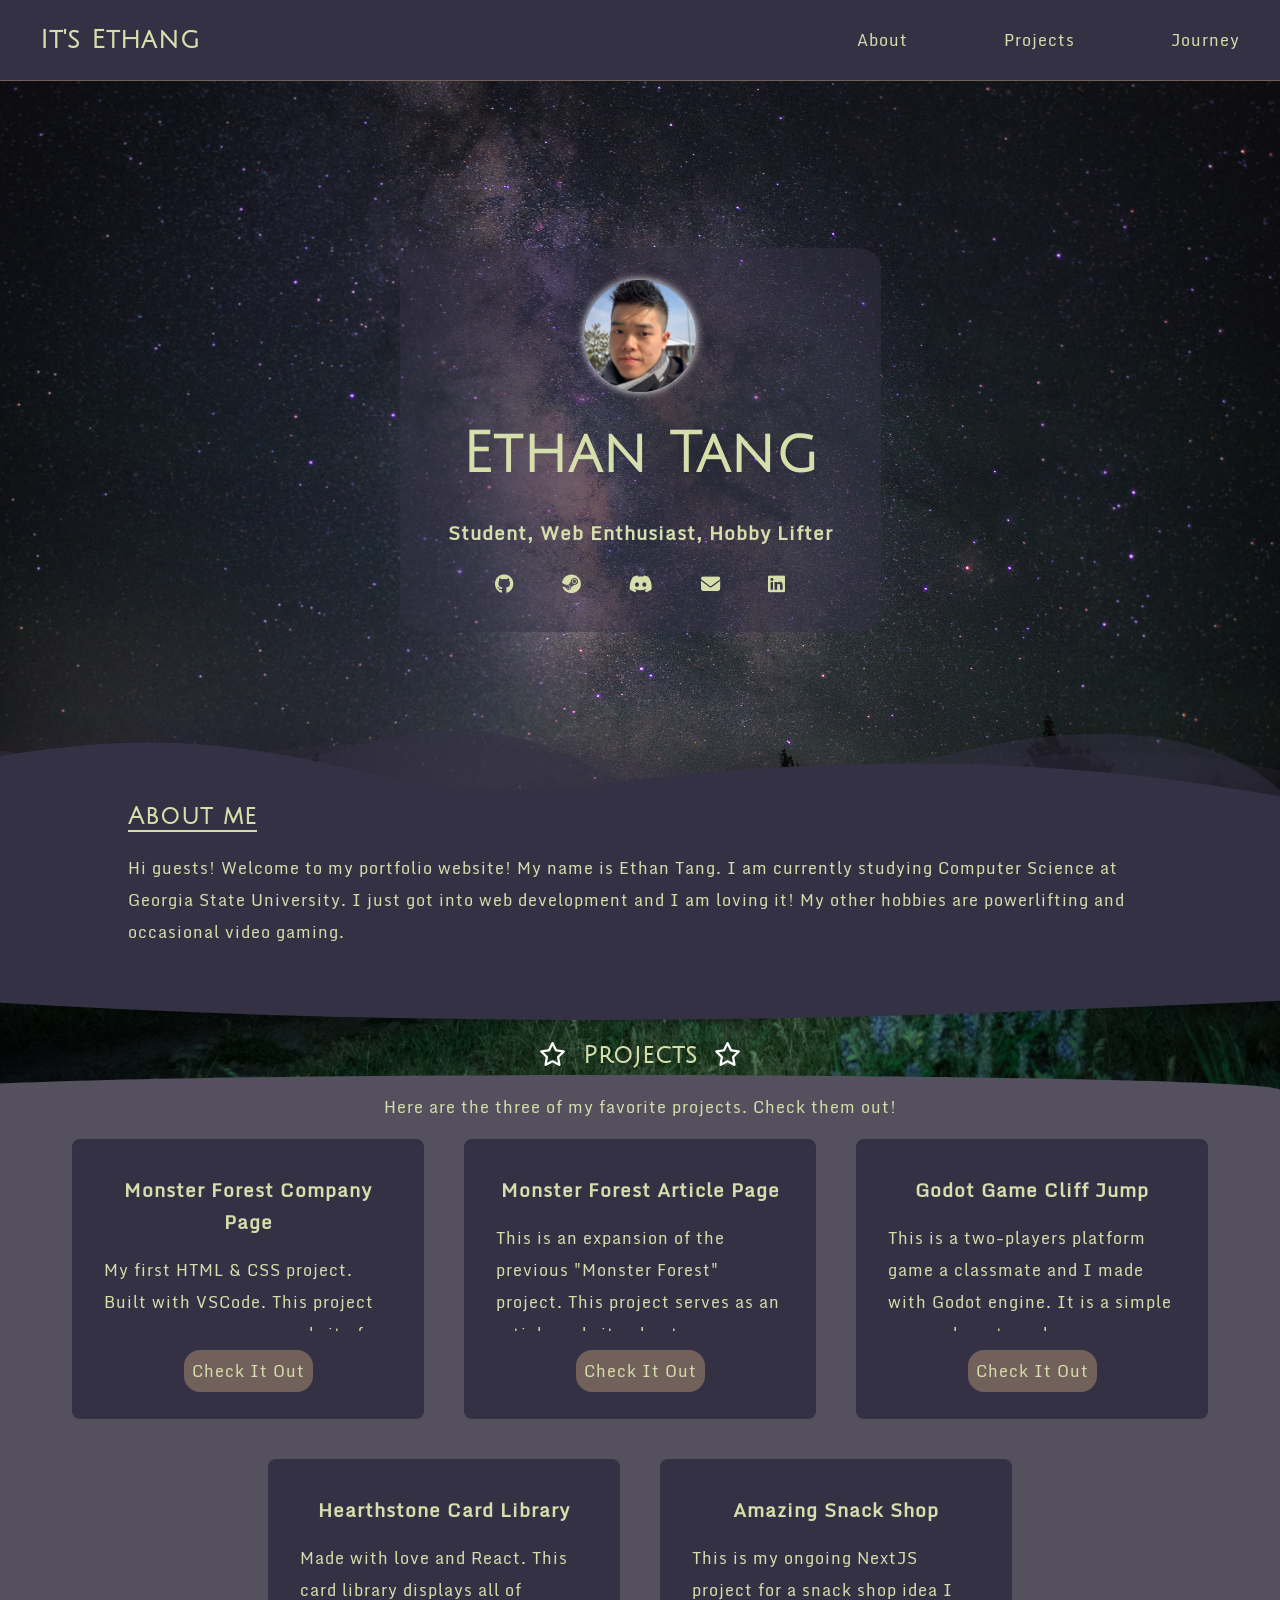
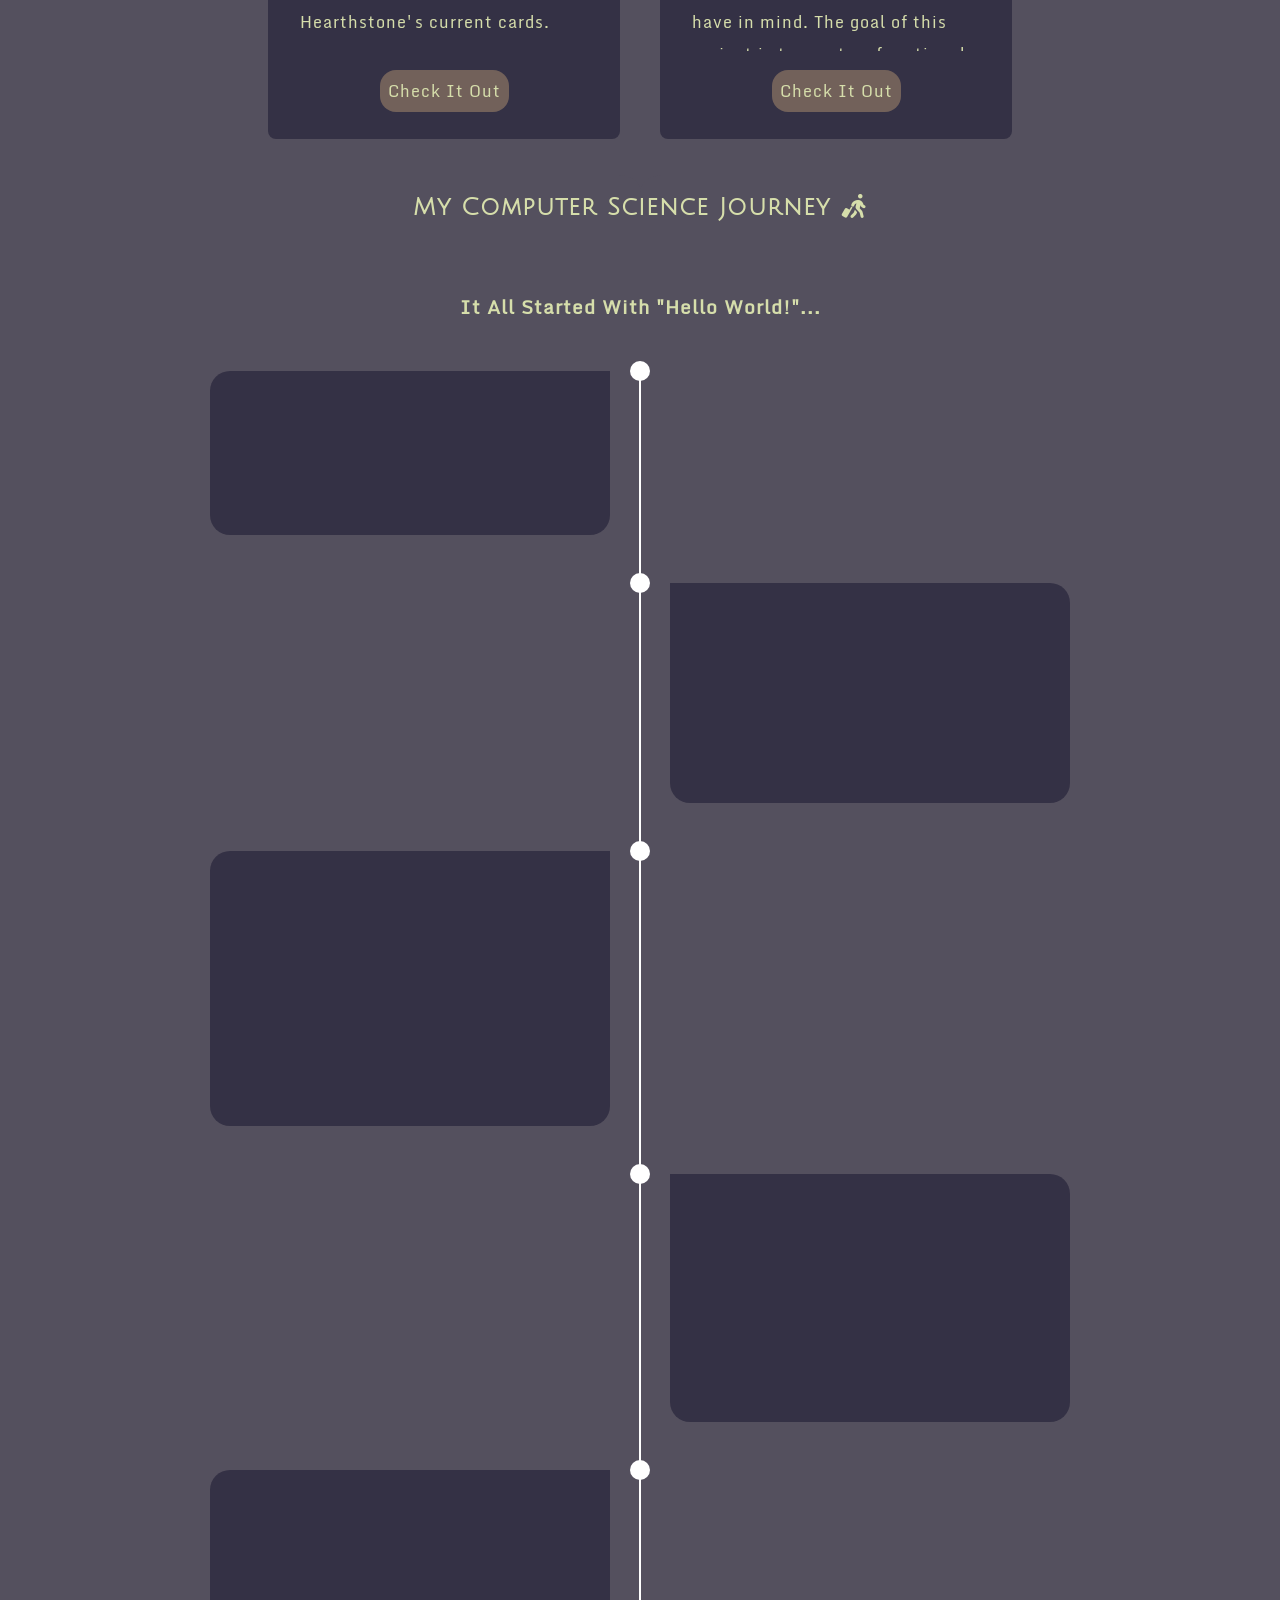
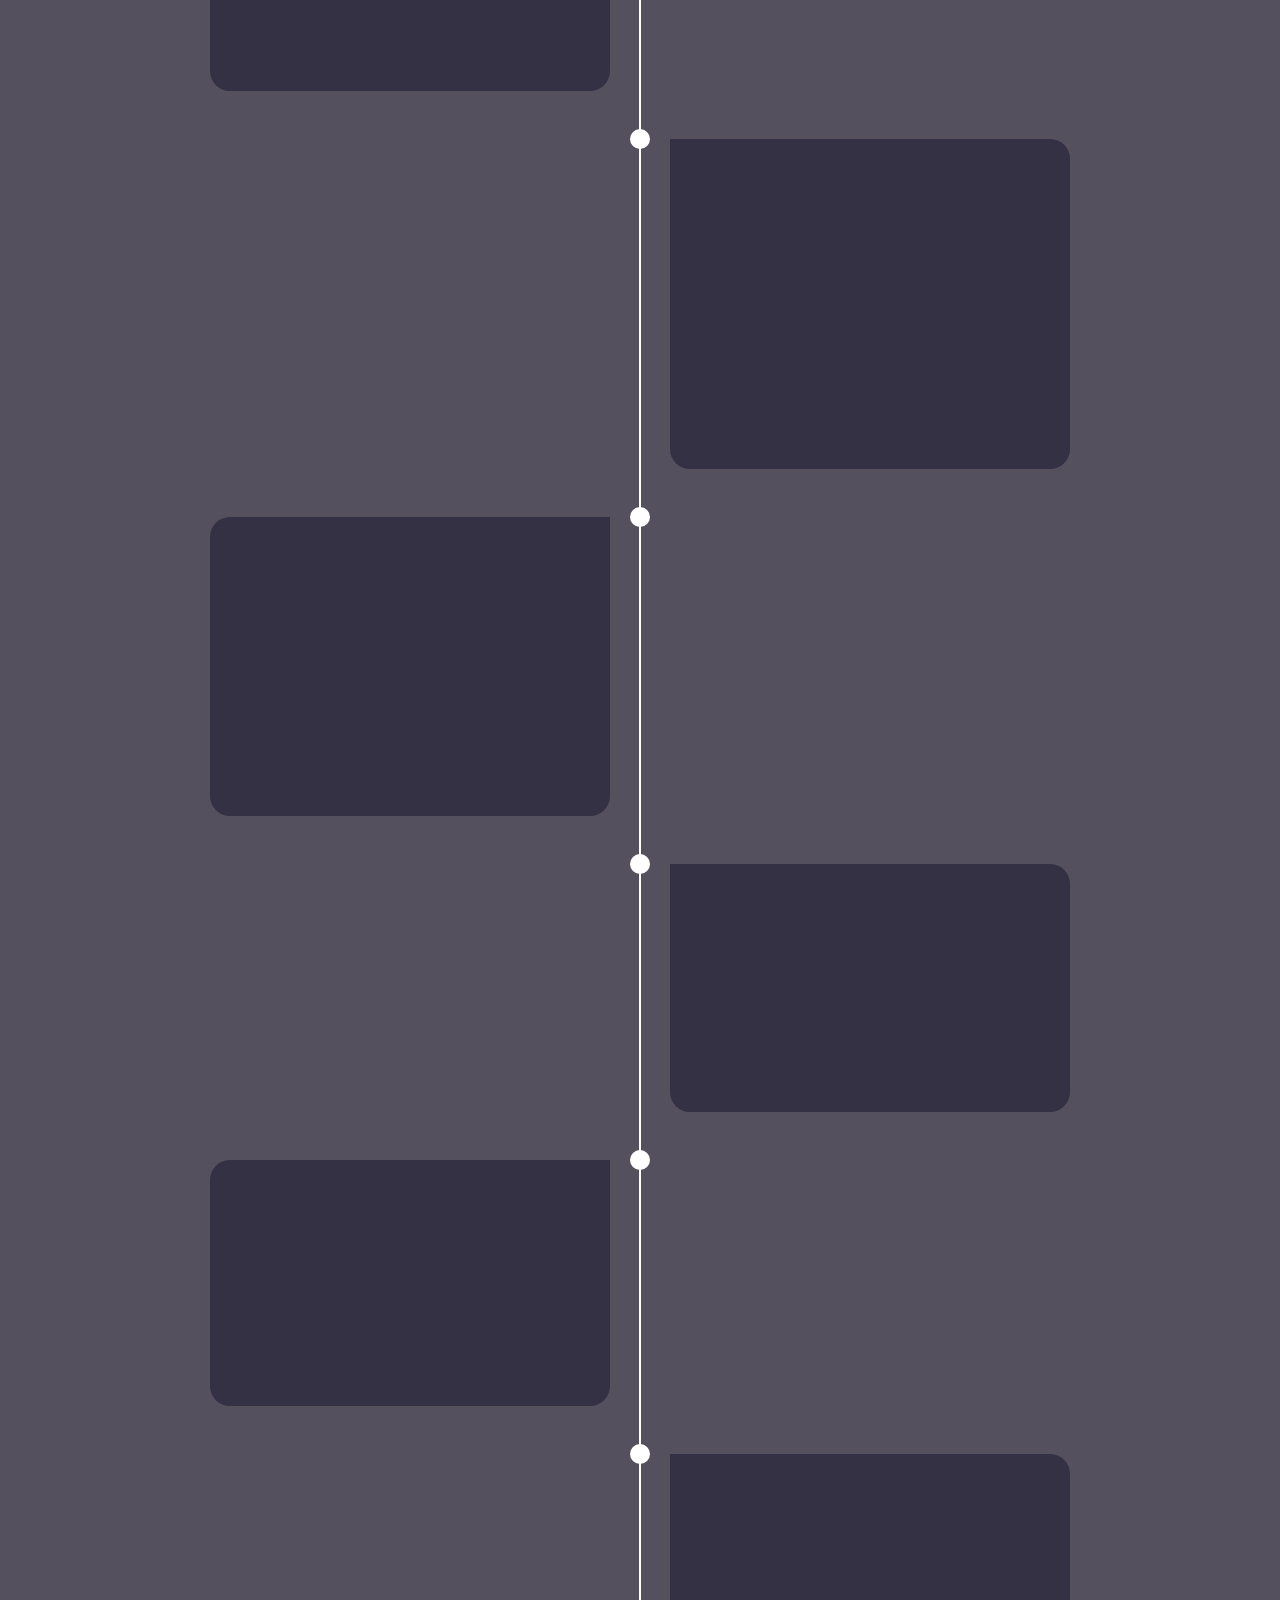
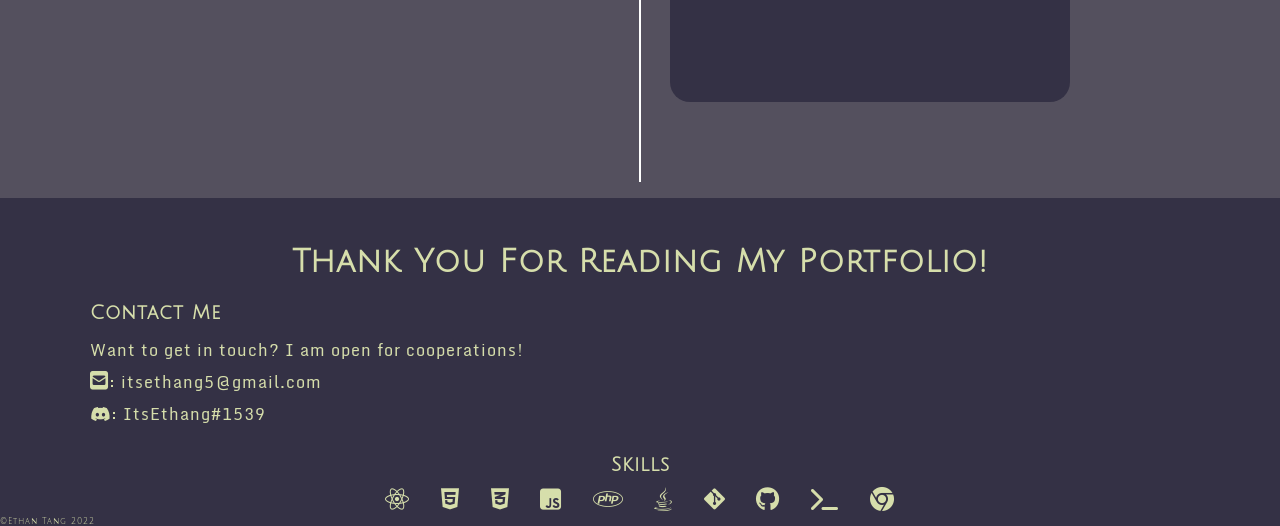
<file: html/index.html>
<!DOCTYPE html>
<html lang="en">
  <head>
    <meta charset="UTF-8" />
    <meta http-equiv="X-UA-Compatible" content="IE=edge" />
    <meta name="viewport" content="width=device-width, initial-scale=1.0" />
    <title>ItsEthang</title>
    <link rel="stylesheet" href="../resources/css/style.css" />
    <link rel="stylesheet" href="../resources/css/fonts.css" />
    <link
      rel="stylesheet"
      href="https://cdnjs.cloudflare.com/ajax/libs/font-awesome/6.1.2/css/all.min.css"
    />
  </head>
  <body>
    <header>
      <div class="container">
        <a class="logo" href="./index.html">It's Ethang</a>
        <nav>
          <ul id="nav-list">
            <li><a href="#about">About</a></li>
            <li><a href="#projects">Projects</a></li>
            <li><a href="#journey">Journey</a></li>
          </ul>
          <label id="icon">
            <i class="fa-solid fa-bars"></i>
          </label>
        </nav>
      </div>
    </header>

    <main>
      <section class="page-hero">
        <div class="container">
          <img
            src="../resources/images/selfie2.jpg"
            alt="Ethan Tang's Selfie"
          />
          <h1>Ethan Tang</h1>
          <h3>Student, Web Enthusiast, Hobby Lifter</h3>
          <div class="medias">
            <a href="https://github.com/ItsEthang" target="_blank"
              ><i class="fa-brands fa-github"></i
            ></a>
            <a
              href="https://steamcommunity.com/profiles/76561198843457718/"
              target="_blank"
              ><i class="fa-brands fa-steam"></i
            ></a>
            <a href=" " title="ItsEthang#1539"
              ><i class="fa-brands fa-discord"></i
            ></a>
            <a href="mailto: itsethang5@gmail.com"
              ><i class="fa-solid fa-envelope"></i
            ></a>
            <a href="www.linkedin.com/in/ethan-tang-32860921b"
              ><i class="fa-brands fa-linkedin"></i
            ></a>
          </div>
        </div>
      </section>

      <div class="wave">
        <div class="wave1">
          <svg
            data-name="Layer 1"
            xmlns="http://www.w3.org/2000/svg"
            viewBox="0 0 1200 120"
            preserveAspectRatio="none"
          >
            <path
              d="M0,0V46.29c47.79,22.2,103.59,32.17,158,28,70.36-5.37,136.33-33.31,206.8-37.5C438.64,32.43,512.34,53.67,583,72.05c69.27,18,138.3,24.88,209.4,13.08,36.15-6,69.85-17.84,104.45-29.34C989.49,25,1113-14.29,1200,52.47V0Z"
              opacity=".25"
              class="shape-fill"
            ></path>
            <path
              d="M0,0V15.81C13,36.92,27.64,56.86,47.69,72.05,99.41,111.27,165,111,224.58,91.58c31.15-10.15,60.09-26.07,89.67-39.8,40.92-19,84.73-46,130.83-49.67,36.26-2.85,70.9,9.42,98.6,31.56,31.77,25.39,62.32,62,103.63,73,40.44,10.79,81.35-6.69,119.13-24.28s75.16-39,116.92-43.05c59.73-5.85,113.28,22.88,168.9,38.84,30.2,8.66,59,6.17,87.09-7.5,22.43-10.89,48-26.93,60.65-49.24V0Z"
              opacity=".5"
              class="shape-fill"
            ></path>
            <path
              d="M0,0V5.63C149.93,59,314.09,71.32,475.83,42.57c43-7.64,84.23-20.12,127.61-26.46,59-8.63,112.48,12.24,165.56,35.4C827.93,77.22,886,95.24,951.2,90c86.53-7,172.46-45.71,248.8-84.81V0Z"
              class="shape-fill"
            ></path>
          </svg>
        </div>
      </div>

      <section id="about">
        <h2>About me</h2>
        <p>
          Hi guests! Welcome to my portfolio website! My name is Ethan Tang. I
          am currently studying Computer Science at Georgia State University. I
          just got into web development and I am loving it! My other hobbies are
          powerlifting and occasional video gaming.
        </p>
      </section>

      <div class="wave">
        <div class="wave2">
          <svg
            data-name="Layer 1"
            xmlns="http://www.w3.org/2000/svg"
            viewBox="0 0 1200 120"
            preserveAspectRatio="none"
          >
            <path
              d="M321.39,56.44c58-10.79,114.16-30.13,172-41.86,82.39-16.72,168.19-17.73,250.45-.39C823.78,31,906.67,72,985.66,92.83c70.05,18.48,146.53,26.09,214.34,3V0H0V27.35A600.21,600.21,0,0,0,321.39,56.44Z"
              class="shape-fill"
            ></path>
          </svg>
        </div>
      </div>

      <div class="project">
        <h2>
          <i class="fa-regular fa-star"></i>Projects<i
            class="fa-regular fa-star"
          ></i>
        </h2>
      </div>

      <div class="wave">
        <div class="wave3">
          <svg
            data-name="Layer 1"
            xmlns="http://www.w3.org/2000/svg"
            viewBox="0 0 1200 120"
            preserveAspectRatio="none"
          >
            <path
              d="M0,0V7.23C0,65.52,268.63,112.77,600,112.77S1200,65.52,1200,7.23V0Z"
              class="shape-fill"
            ></path>
          </svg>
        </div>
      </div>

      <section id="projects">
        <p>Here are the three of my favorite projects. Check them out!</p>
        <div class="proj-display">
          <div class="box">
            <div class="text">
              <h3>Monster Forest Company Page</h3>
              <p>
                My first HTML & CSS project. Built with VSCode. This project
                serves as a company website for my fictional gym company
                "Monster Forest". It has multiple pages and it is made
                responsive with CSS.
              </p>
            </div>
            <a href="https://itsethang.github.io/monsterforest/" target="_blank"
              >Check It Out</a
            >
          </div>
          <div class="box">
            <div class="text">
              <h3>Monster Forest Article Page</h3>
              <p>
                This is an expansion of the previous "Monster Forest" project.
                This project serves as an article website about powerlifting
                techniques. This project has much more functionalities than the
                previous one. Here is the layout:
              </p>
              <ul>
                <li>HTML & CSS: Page formatting and styling.</li>
                <li>
                  JavaScript: Interactive elements such as the content
                  navigation tab.
                </li>
                <li>
                  phpMyAdmin: Database for the user setups and the comment
                  section.
                </li>
                <li>
                  PHP: Setting user login cookies, hiding page content for
                  non-users.
                </li>
                <li>AJAX: Update the comment section on the website.</li>
              </ul>
            </div>
            <a
              href="http://monsterforest.lovestoblog.com/php/main"
              target="_blank"
              >Check It Out</a
            >
          </div>
          <div class="box">
            <div class="text">
              <h3>Godot Game Cliff Jump</h3>
              <p>
                This is a two-players platform game a classmate and I made with
                Godot engine. It is a simple game where two players competing to
                survive longer than the other by jumping off of mushroom
                platforms.
              </p>
            </div>
            <a href="https://gotm.io/gamedev/cliffjump100" target="_blank"
              >Check It Out</a
            >
          </div>
          <div class="box">
            <div class="text">
              <h3>Hearthstone Card Library</h3>
              <p>
                Made with love and React. This card library displays all of
                Hearthstone's current cards.
              </p>
              <ul>
                <li>Each card can be shown in details by clicking on them.</li>
                <li>
                  The cards can be filtered by their in-game card sets and
                  classes.
                </li>
                <li>Available in both light and dark mode!</li>
              </ul>
            </div>
            <a
              href="https://github.com/ItsEthang/Hearthstone-Library"
              target="_blank"
              >Check It Out</a
            >
          </div>
          <div class="box">
            <div class="text">
              <h3>Amazing Snack Shop</h3>
              <p>
                This is my ongoing NextJS project for a snack shop idea I have
                in mind. The goal of this project is to create a functional
                snack shopping website with administrator edit access.
              </p>
              <ul>
                <li>
                  This will be a full-stack application using NextJS
                  technologies.
                </li>
                <li>
                  Admin users can create, edit, update, and delete snacks from
                  the online shop.
                </li>
                <li>Users can buy snacks from the shop.</li>
                <li>
                  The snack shop's inventory will be stored in a back-end
                  database.
                </li>
              </ul>
            </div>
            <a href="https://amazing-snack-shop.vercel.app" target="_blank"
              >Check It Out</a
            >
          </div>
        </div>
      </section>

      <div class="wave">
        <div class="wave4">
          <svg
            data-name="Layer 1"
            xmlns="http://www.w3.org/2000/svg"
            viewBox="0 0 1200 120"
            preserveAspectRatio="none"
          >
            <rect x="1200" height="3.6"></rect>
            <rect height="3.6"></rect>
            <path
              d="M0,0V3.6H580.08c11,0,19.92,5.09,19.92,13.2,0-8.14,8.88-13.2,19.92-13.2H1200V0Z"
              class="shape-fill"
            ></path>
          </svg>
        </div>
      </div>

      <section id="journey">
        <h2>
          My Computer Science Journey
          <i class="fa-solid fa-person-walking-luggage"></i>
        </h2>
        <h3>It all started with "Hello World!"...</h3>
      </section>

      <div class="tl-container">
        <div class="timeline">
          <ul>
            <li>
              <div class="timeline-content hidden">
                <h3 class="date">April, 2018</h3>
                <h1>"Hello World!"</h1>
                <p>
                  I coded my first "Hello World" file in C++ during a class
                  break in high school. This is my first experience with coding.
                </p>
              </div>
            </li>
            <li>
              <div class="timeline-content hidden">
                <h3 class="date">13th Jan, 2020</h3>
                <h1>Started Studying CS in College</h1>
                <p>
                  In the spring of 2020 I officially started taking computer
                  science courses at Georgia State University, learning the
                  basics.
                </p>
              </div>
            </li>
            <li>
              <div class="timeline-content hidden">
                <h3 class="date">20th Oct, 2021</h3>
                <h1>Basic Calculator Java Program</h1>
                <p>
                  This is the first Java program that I am proud of. Utilizing
                  stack data structure, I was able to create a basic calculator
                  that can handle parenthesis precedence, addition, subtraction,
                  division and multiplication.
                </p>
              </div>
            </li>
            <li>
              <div class="timeline-content hidden">
                <h3 class="date">March, 2022</h3>
                <h1>Started Learning HTML & CSS</h1>
                <p>
                  Around this time my interest shifted to front-end development.
                  I started learning HTML & CSS by myself using online
                  resources. I immediately fell in love with making websites.
                </p>
              </div>
            </li>
            <li>
              <div class="timeline-content hidden">
                <h3 class="date">8th June, 2022</h3>
                <h1>Monster Forest Website Project</h1>
                <p>
                  This is my first website project. Using what I learned about
                  HTML and CSS, I created a company page for my fictional
                  powerlifting gym, "Monster Forest".
                </p>
              </div>
            </li>
            <li>
              <div class="timeline-content hidden">
                <h3 class="date">23rd July, 2022</h3>
                <h1>Monster Forest Article Pages</h1>
                <p>
                  This is my final project for the Web Programming class. This
                  website is an expansion of my previous "Monster Forest"
                  project. Besides HTML and CSS, I used what I learned in the
                  class to make the website dynamic and user interactive. See
                  more details in the Project section!
                </p>
              </div>
            </li>
            <li>
              <div class="timeline-content hidden">
                <h3 class="date">6th December, 2022</h3>
                <h1>Godot Game Cliff Jump</h1>
                <p>
                  This is my final project for my game development class. A
                  classmate and I made this fun little two-players game with
                  Godot game engine. This is my favorite project of all time!
                  Super proud of it! Unfortunately the website that this game
                  was hosted on was terminated in February 2024 :(
                </p>
              </div>
            </li>
            <li>
              <div class="timeline-content hidden">
                <h3 class="date">November, 2023</h3>
                <h1>Hearthstone Card Library</h1>
                <p>
                  This is a fun little project I made to practice my newly
                  acquired React skills. It is a web application that displays
                  the information all of the current cards of Hearthstone, a
                  card vide game.
                </p>
              </div>
            </li>
            <li>
              <div class="timeline-content hidden">
                <h3 class="date">May, 2024 - Present</h3>
                <h1>Amazing Snack Shop</h1>
                <p>
                  This is a ongoing personal project I am creating for a Fallout
                  snack shop idea I had in mind. I am a big fan of the Fallout
                  franchise so this is going to be a fun one!
                </p>
                <p>Link: <i>https://amazing-snack-shop.vercel.app</i></p>
              </div>
            </li>
            <li>
              <div class="timeline-content hidden">
                <h3 class="date">Now</h3>
                <h1>Keep Studying and Improving...</h1>
                <p>
                  Currently I am studying as hard as I can toward the front-end
                  development path. I think this is where my passion truly lies.
                  Wish me luck and expect more updates in the future!
                </p>
              </div>
            </li>
          </ul>
        </div>
      </div>
    </main>

    <footer>
      <h2 id="center">Thank you for reading my portfolio!</h2>
      <div class="contact">
        <h3>Contact Me</h3>
        <p>Want to get in touch? I am open for cooperations!</p>
        <p>
          <i class="fa-solid fa-square-envelope" style="font-size: 1.3rem"></i>:
          itsethang5@gmail.com
        </p>
        <p><i class="fa-brands fa-discord"></i>: ItsEthang#1539</p>
      </div>
      <h3 id="center">Skills</h3>
      <div class="skills" id="center">
        <i class="fa-brands fa-react"></i>
        <i class="fa-brands fa-html5"></i>
        <i class="fa-brands fa-css3-alt"></i>
        <i class="fa-brands fa-square-js"></i>
        <i class="fa-brands fa-php"></i>
        <i class="fa-brands fa-java"></i>
        <i class="fa-brands fa-git-alt"></i>
        <i class="fa-brands fa-github"></i>
        <i class="fa-solid fa-terminal"></i>
        <i class="fa-brands fa-chrome"></i>
      </div>
      <p id="copyright">©Ethan Tang 2022</p>
    </footer>
    <script src="../resources/js/script.js"></script>
  </body>
</html>
</file>
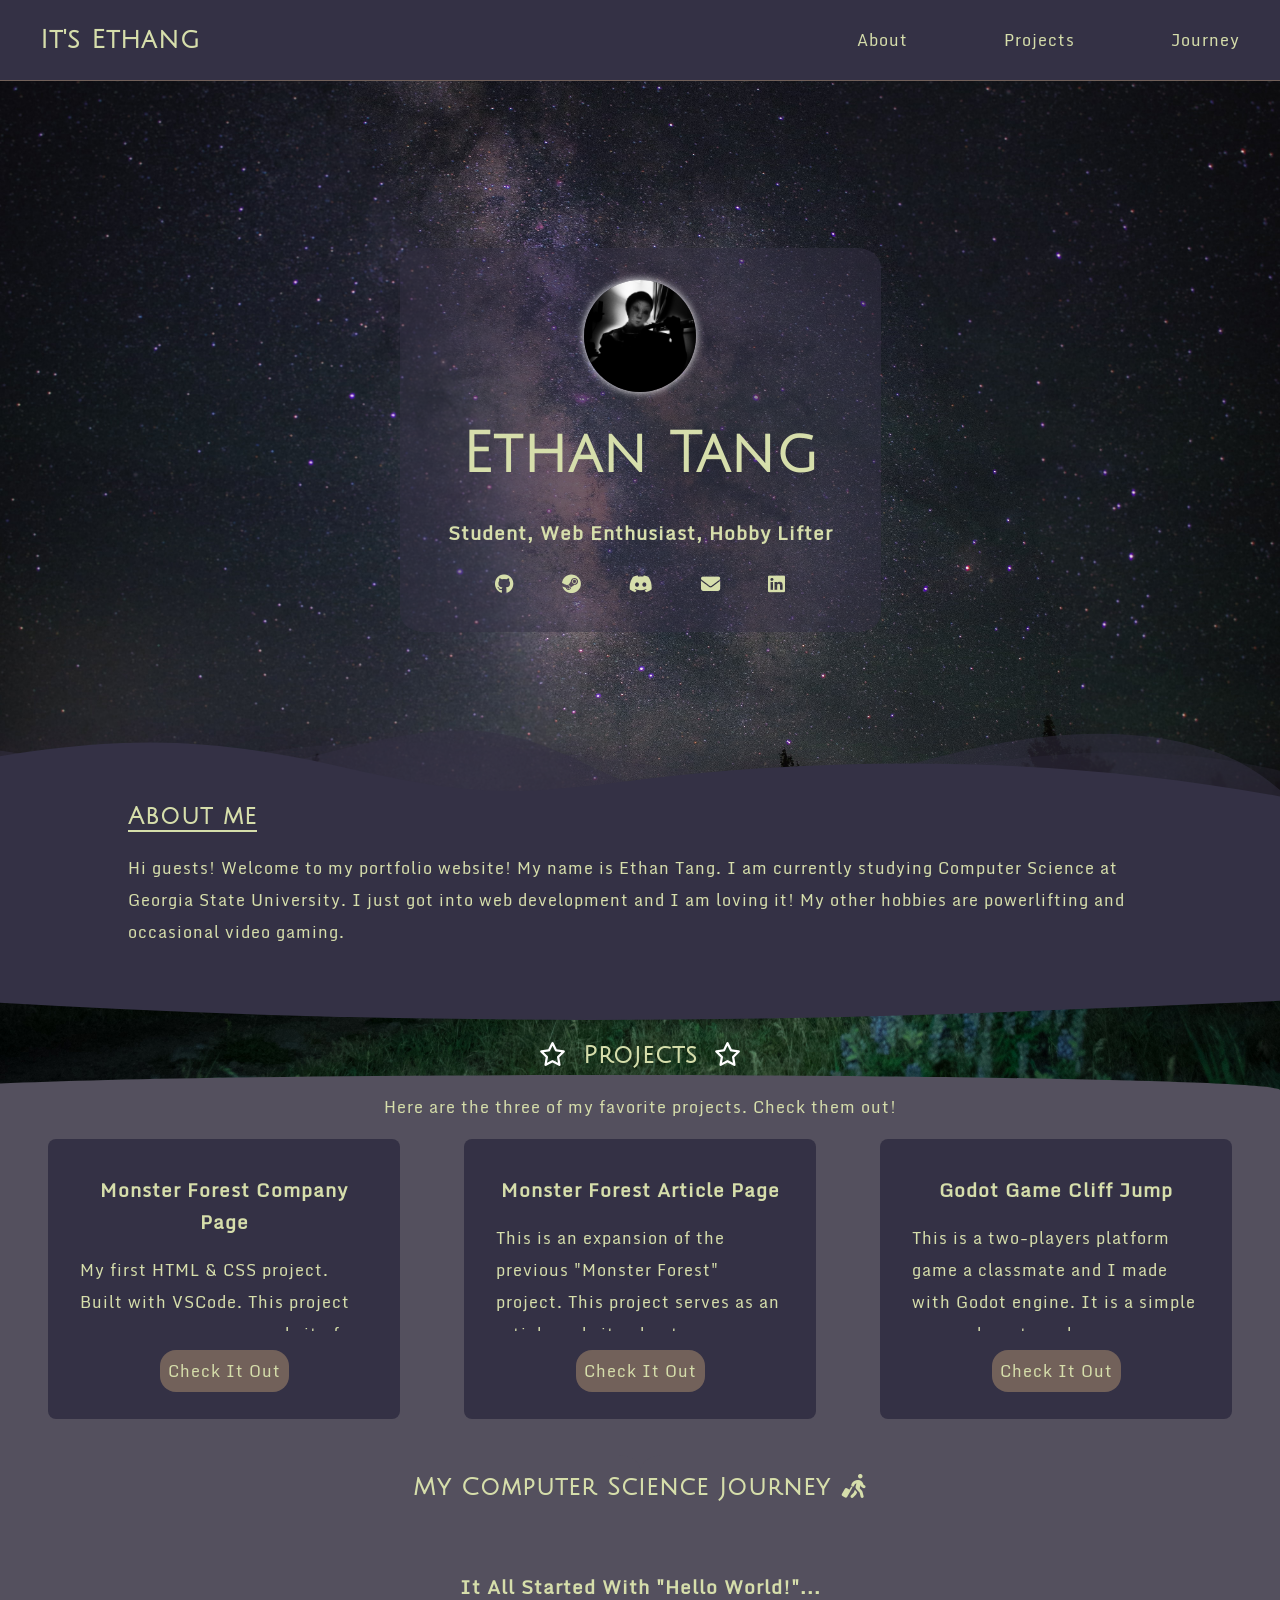
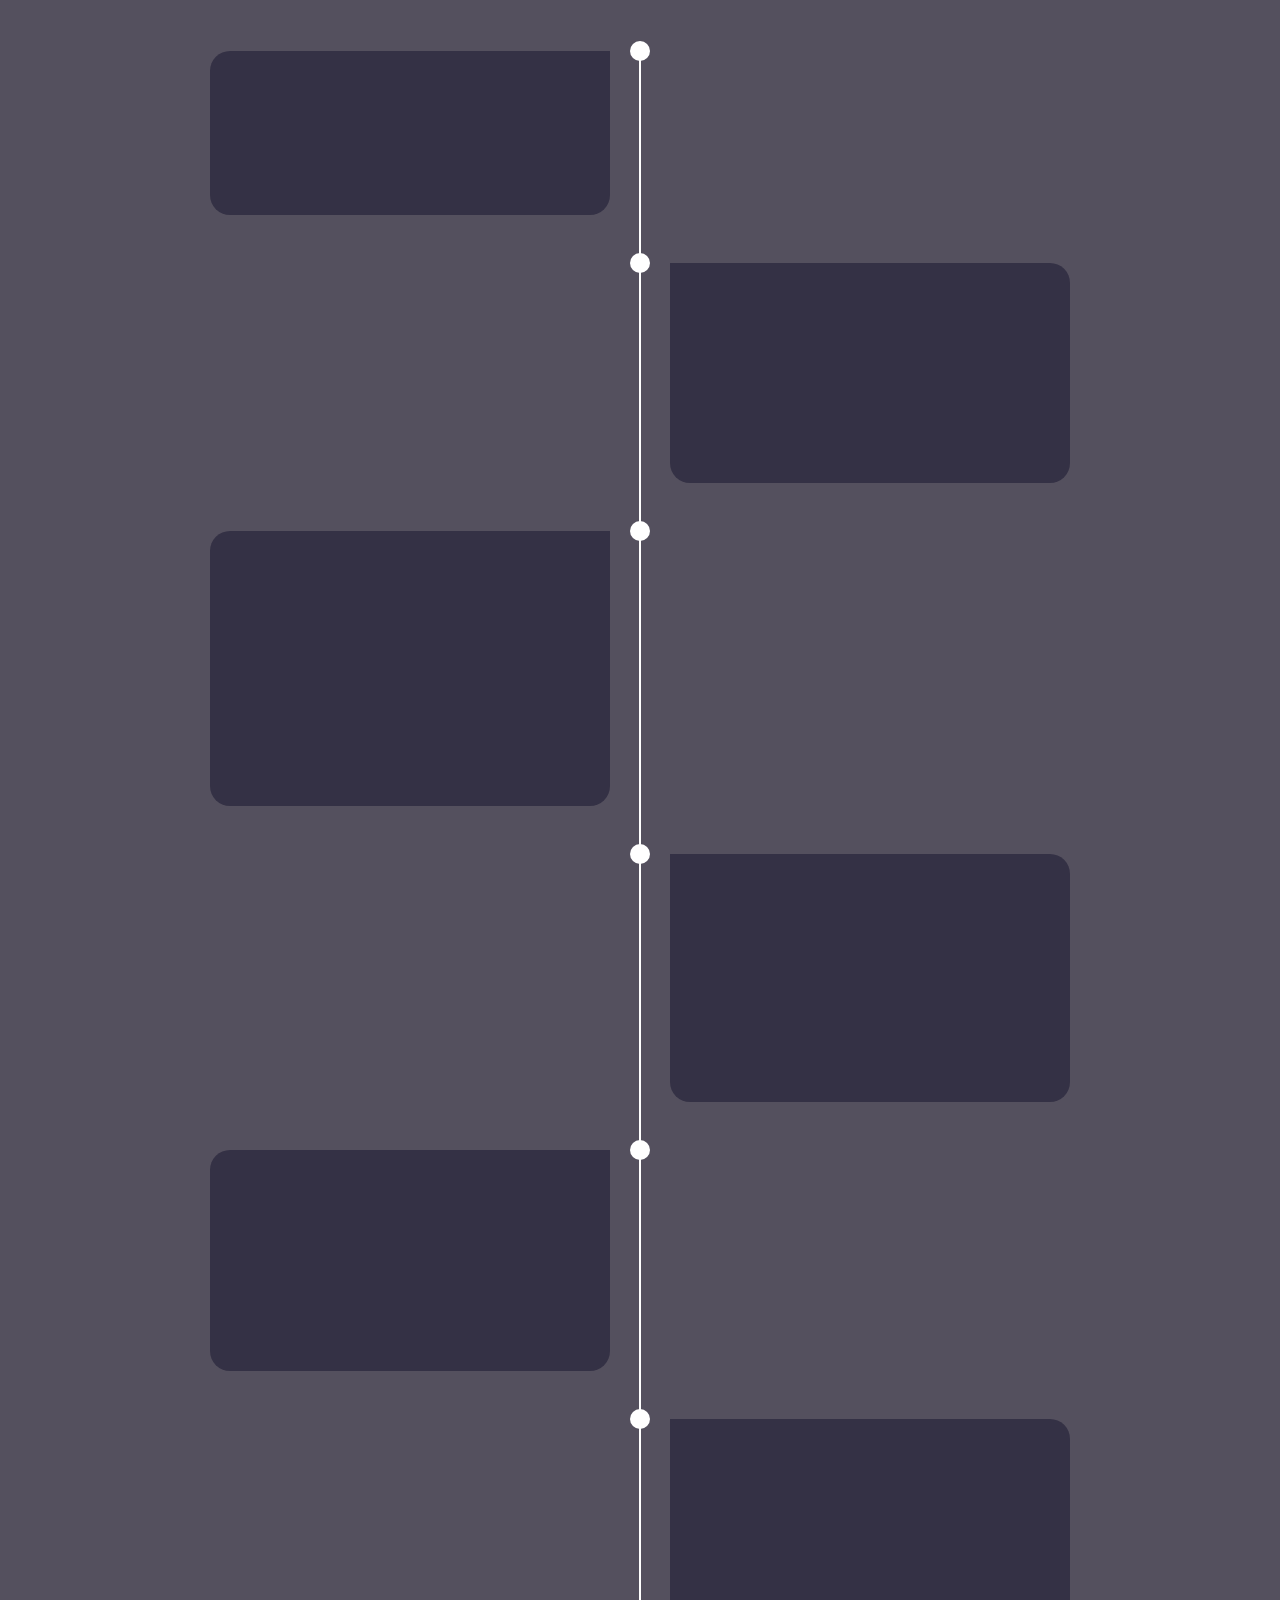
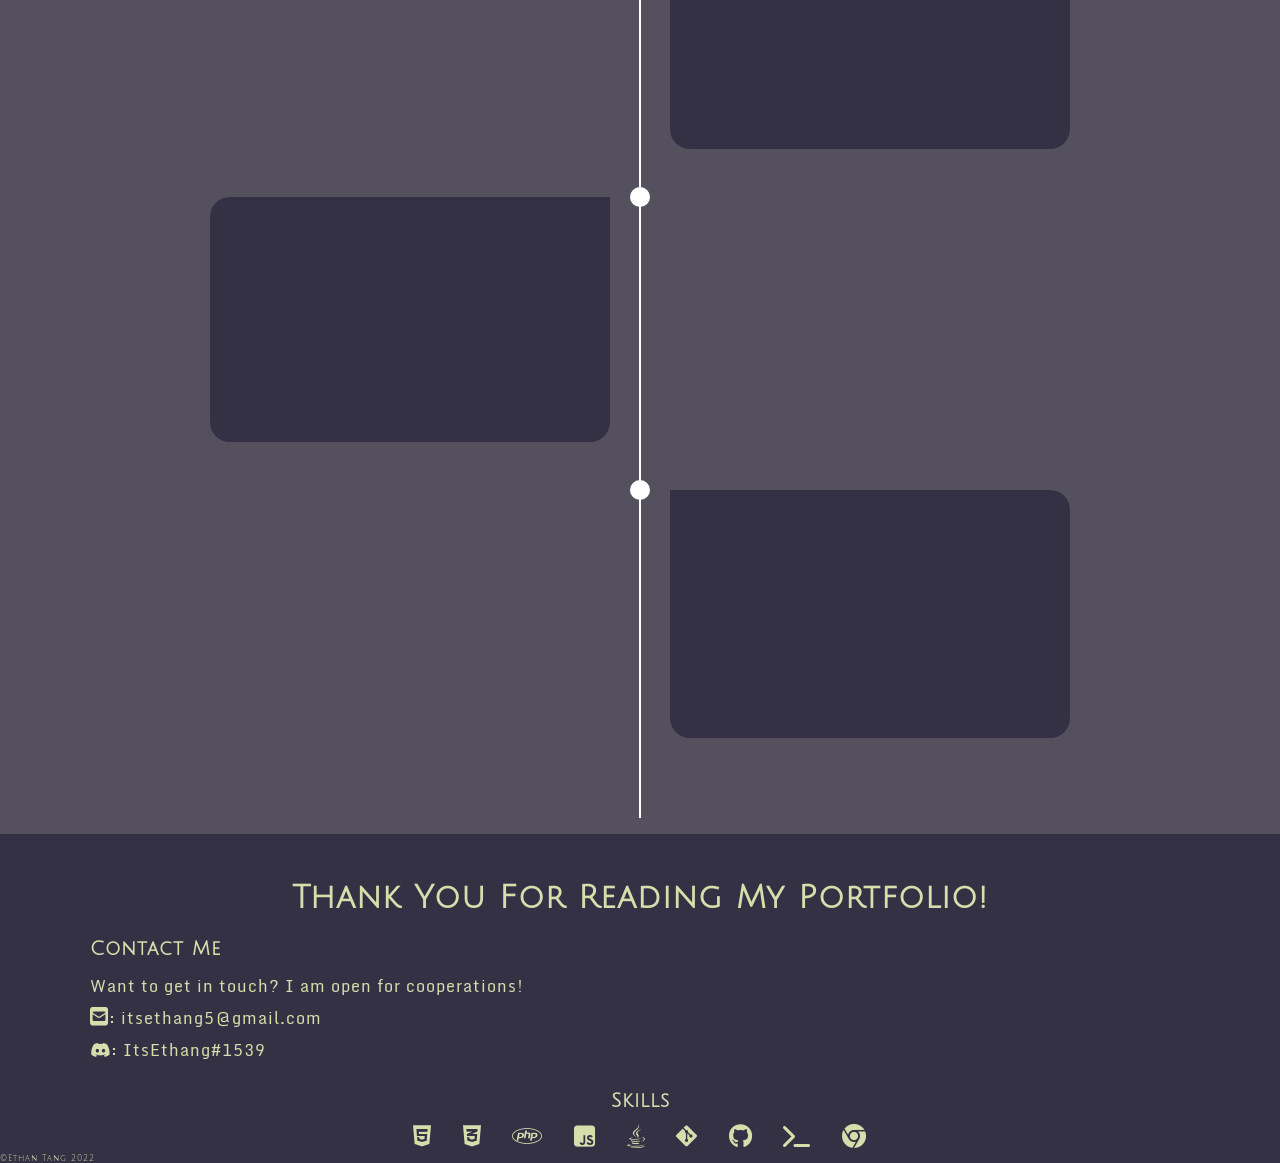
<file: Portfolio/html/index.html>
<!DOCTYPE html>
<html lang="en">
  <head>
    <meta charset="UTF-8" />
    <meta http-equiv="X-UA-Compatible" content="IE=edge" />
    <meta name="viewport" content="width=device-width, initial-scale=1.0" />
    <title>ItsEthang</title>
    <link rel="stylesheet" href="../resources/css/style.css" />
    <link rel="stylesheet" href="../resources/css/fonts.css" />
    <link
      rel="stylesheet"
      href="https://cdnjs.cloudflare.com/ajax/libs/font-awesome/6.1.2/css/all.min.css"
    />
  </head>
  <body>
    <header>
      <div class="container">
        <a class="logo" href="./index.html">It's Ethang</a>
        <nav>
          <ul id="nav-list">
            <li><a href="#about">About</a></li>
            <li><a href="#projects">Projects</a></li>
            <li><a href="#journey">Journey</a></li>
          </ul>
          <label id="icon">
            <i class="fa-solid fa-bars"></i>
          </label>
        </nav>
      </div>
    </header>

    <main>
      <section class="page-hero">
        <div class="container">
          <img src="../resources/images/selfie.jpg" alt="Ethan Tang's Selfie" />
          <h1>Ethan Tang</h1>
          <h3>Student, Web Enthusiast, Hobby Lifter</h3>
          <div class="medias">
            <a href="https://github.com/ItsEthang" target="_blank"
              ><i class="fa-brands fa-github"></i
            ></a>
            <a
              href="https://steamcommunity.com/profiles/76561198843457718/"
              target="_blank"
              ><i class="fa-brands fa-steam"></i
            ></a>
            <a href=" " title="ItsEthang#1539"
              ><i class="fa-brands fa-discord"></i
            ></a>
            <a href="mailto: itsethang5@gmail.com"
              ><i class="fa-solid fa-envelope"></i
            ></a>
            <a href="www.linkedin.com/in/ethan-tang-32860921b"
              ><i class="fa-brands fa-linkedin"></i
            ></a>
          </div>
        </div>
      </section>

      <div class="wave">
        <div class="wave1">
          <svg
            data-name="Layer 1"
            xmlns="http://www.w3.org/2000/svg"
            viewBox="0 0 1200 120"
            preserveAspectRatio="none"
          >
            <path
              d="M0,0V46.29c47.79,22.2,103.59,32.17,158,28,70.36-5.37,136.33-33.31,206.8-37.5C438.64,32.43,512.34,53.67,583,72.05c69.27,18,138.3,24.88,209.4,13.08,36.15-6,69.85-17.84,104.45-29.34C989.49,25,1113-14.29,1200,52.47V0Z"
              opacity=".25"
              class="shape-fill"
            ></path>
            <path
              d="M0,0V15.81C13,36.92,27.64,56.86,47.69,72.05,99.41,111.27,165,111,224.58,91.58c31.15-10.15,60.09-26.07,89.67-39.8,40.92-19,84.73-46,130.83-49.67,36.26-2.85,70.9,9.42,98.6,31.56,31.77,25.39,62.32,62,103.63,73,40.44,10.79,81.35-6.69,119.13-24.28s75.16-39,116.92-43.05c59.73-5.85,113.28,22.88,168.9,38.84,30.2,8.66,59,6.17,87.09-7.5,22.43-10.89,48-26.93,60.65-49.24V0Z"
              opacity=".5"
              class="shape-fill"
            ></path>
            <path
              d="M0,0V5.63C149.93,59,314.09,71.32,475.83,42.57c43-7.64,84.23-20.12,127.61-26.46,59-8.63,112.48,12.24,165.56,35.4C827.93,77.22,886,95.24,951.2,90c86.53-7,172.46-45.71,248.8-84.81V0Z"
              class="shape-fill"
            ></path>
          </svg>
        </div>
      </div>

      <section id="about">
        <h2>About me</h2>
        <p>
          Hi guests! Welcome to my portfolio website! My name is Ethan Tang. I
          am currently studying Computer Science at Georgia State University. I
          just got into web development and I am loving it! My other hobbies are
          powerlifting and occasional video gaming.
        </p>
      </section>

      <div class="wave">
        <div class="wave2">
          <svg
            data-name="Layer 1"
            xmlns="http://www.w3.org/2000/svg"
            viewBox="0 0 1200 120"
            preserveAspectRatio="none"
          >
            <path
              d="M321.39,56.44c58-10.79,114.16-30.13,172-41.86,82.39-16.72,168.19-17.73,250.45-.39C823.78,31,906.67,72,985.66,92.83c70.05,18.48,146.53,26.09,214.34,3V0H0V27.35A600.21,600.21,0,0,0,321.39,56.44Z"
              class="shape-fill"
            ></path>
          </svg>
        </div>
      </div>

      <div class="project">
        <h2>
          <i class="fa-regular fa-star"></i>Projects<i
            class="fa-regular fa-star"
          ></i>
        </h2>
      </div>

      <div class="wave">
        <div class="wave3">
          <svg
            data-name="Layer 1"
            xmlns="http://www.w3.org/2000/svg"
            viewBox="0 0 1200 120"
            preserveAspectRatio="none"
          >
            <path
              d="M0,0V7.23C0,65.52,268.63,112.77,600,112.77S1200,65.52,1200,7.23V0Z"
              class="shape-fill"
            ></path>
          </svg>
        </div>
      </div>

      <section id="projects">
        <p>Here are the three of my favorite projects. Check them out!</p>
        <div class="proj-display">
          <div class="box">
            <div class="text">
              <h3>Monster Forest Company Page</h3>
              <p>
                My first HTML & CSS project. Built with VSCode. This project
                serves as a company website for my fictional gym company
                "Monster Forest". It has multiple pages and it is made
                responsive with CSS.
              </p>
            </div>
            <a href="https://itsethang.github.io/monsterforest/" target="_blank"
              >Check It Out</a
            >
          </div>
          <div class="box">
            <div class="text">
              <h3>Monster Forest Article Page</h3>
              <p>
                This is an expansion of the previous "Monster Forest" project.
                This project serves as an article website about powerlifting
                techniques. This project has much more functionalities than the
                previous one. Here is the layout:
              </p>
              <ul>
                <li>HTML & CSS: Page formatting and styling.</li>
                <li>
                  JavaScript: Interactive elements such as the content
                  navigation tab.
                </li>
                <li>
                  phpMyAdmin: Database for the user setups and the comment
                  section.
                </li>
                <li>
                  PHP: Setting user login cookies, hiding page content for
                  non-users.
                </li>
                <li>AJAX: Update the comment section on the website.</li>
              </ul>
            </div>
            <a href="">Check It Out</a>
          </div>
          <div class="box">
            <div class="text">
              <h3>Godot Game Cliff Jump</h3>
              <p>
                This is a two-players platform game a classmate and I made with
                Godot engine. It is a simple game where two players competing to
                survive longer than the other by jumping off of mushroom
                platforms.
              </p>
            </div>
            <a href="https://gotm.io/gamedev/cliffjump100" target="_blank"
              >Check It Out</a
            >
          </div>
        </div>
      </section>

      <div class="wave">
        <div class="wave4">
          <svg
            data-name="Layer 1"
            xmlns="http://www.w3.org/2000/svg"
            viewBox="0 0 1200 120"
            preserveAspectRatio="none"
          >
            <rect x="1200" height="3.6"></rect>
            <rect height="3.6"></rect>
            <path
              d="M0,0V3.6H580.08c11,0,19.92,5.09,19.92,13.2,0-8.14,8.88-13.2,19.92-13.2H1200V0Z"
              class="shape-fill"
            ></path>
          </svg>
        </div>
      </div>

      <section id="journey">
        <h2>
          My Computer Science Journey
          <i class="fa-solid fa-person-walking-luggage"></i>
        </h2>
        <h3>It all started with "Hello World!"...</h3>
      </section>

      <div class="tl-container">
        <div class="timeline">
          <ul>
            <li>
              <div class="timeline-content hidden">
                <h3 class="date">April, 2018</h3>
                <h1>"Hello World!"</h1>
                <p>
                  I coded my first "Hello World" file in C++ during a class
                  break in high school. This is my first experience with coding.
                </p>
              </div>
            </li>
            <li>
              <div class="timeline-content hidden">
                <h3 class="date">13th Jan, 2020</h3>
                <h1>Started Studying CS in College</h1>
                <p>
                  In the spring of 2020 I officially started taking computer
                  science courses at Georgia State University, learning the
                  basics.
                </p>
              </div>
            </li>
            <li>
              <div class="timeline-content hidden">
                <h3 class="date">20th Oct, 2021</h3>
                <h1>Basic Calculator Java Program</h1>
                <p>
                  This is the first Java program that I am proud of. Utilizing
                  stack data structure, I was able to create a basic calculator
                  that can handle parenthesis precedence, addition, subtraction,
                  division and multiplication.
                </p>
              </div>
            </li>
            <li>
              <div class="timeline-content hidden">
                <h3 class="date">March, 2022</h3>
                <h1>Started Learning HTML & CSS</h1>
                <p>
                  Around this time my interest shifted to front-end development.
                  I started learning HTML & CSS by myself using online
                  resources. I immediately fell in love with making websites.
                </p>
              </div>
            </li>
            <li>
              <div class="timeline-content hidden">
                <h3 class="date">8th June, 2022</h3>
                <h1>Monster Forest Website Project</h1>
                <p>
                  This is my first website project. Using what I learned about
                  HTML and CSS, I created a company page for my fictional
                  powerlifting gym, "Monster Forest".
                </p>
              </div>
            </li>
            <li>
              <div class="timeline-content hidden">
                <h3 class="date">23rd July, 2022</h3>
                <h1>Monster Forest Article Pages</h1>
                <p>
                  This is my final project for the Web Programming class. This
                  website is an expansion of my previous "Monster Forest"
                  project. Besides HTML and CSS, I used what I learned in the
                  class to make the website dynamic and user interactive. See
                  more details in the Project section!
                </p>
              </div>
            </li>
            <li>
              <div class="timeline-content hidden">
                <h3 class="date">6th December, 2022</h3>
                <h1>Godot Game Cliff Jump</h1>
                <p>
                  This is my final project for my game development class. A
                  classmate and I made this fun little two-players game with
                  Godot game engine. This is my favorite project of all time!
                  Super proud of it!
                </p>
              </div>
            </li>
            <li>
              <div class="timeline-content hidden">
                <h3 class="date">Now</h3>
                <h1>Keep Studying and Improving...</h1>
                <p>
                  Currently I am studying as hard as I can toward the front-end
                  development path. I think this is where my passion truly lies.
                  Wish me luck and expect more updates in the future!
                </p>
              </div>
            </li>
          </ul>
        </div>
      </div>
    </main>

    <footer>
      <h2 id="center">Thank you for reading my portfolio!</h2>
      <div class="contact">
        <h3>Contact Me</h3>
        <p>Want to get in touch? I am open for cooperations!</p>
        <p>
          <i class="fa-solid fa-square-envelope" style="font-size: 1.3rem"></i>:
          itsethang5@gmail.com
        </p>
        <p><i class="fa-brands fa-discord"></i>: ItsEthang#1539</p>
      </div>
      <h3 id="center">Skills</h3>
      <div class="skills" id="center">
        <i class="fa-brands fa-html5"></i>
        <i class="fa-brands fa-css3-alt"></i>
        <i class="fa-brands fa-php"></i>
        <i class="fa-brands fa-square-js"></i>
        <i class="fa-brands fa-java"></i>
        <i class="fa-brands fa-git-alt"></i>
        <i class="fa-brands fa-github"></i>
        <i class="fa-solid fa-terminal"></i>
        <i class="fa-brands fa-chrome"></i>
      </div>
      <p id="copyright">©Ethan Tang 2022</p>
    </footer>
    <script src="../resources/js/script.js"></script>
  </body>
</html>
</file>
<file: resources/css/style.css>
/* Global */
:root {
  --parent-bg: hsl(258, 8%, 34%);
  --color: hsl(69, 44%, 77%);
  --bg: hsl(249, 17%, 23%);
  --border: hsl(17, 12%, 40%);
}
html {
  font-size: 16px;
  box-sizing: border-box;
  color: var(--color);
  background-color: var(--parent-bg);
  font-family: "MondaReg", Arial, Helvetica, sans-serif;
  letter-spacing: 1px;
  line-height: 2rem;
  overflow-x: hidden;
}
body {
  padding: 0;
  margin: 0;
  background-image: url(../images/nathan-anderson-NAV4nIjgwPk-unsplash.jpg);
  background-position: center;
  background-repeat: no-repeat;
  background-size: cover;
  background-attachment: fixed;
}
main {
  position: relative;
  top: 5rem;
}
h1,
h2 {
  font-family: "JuliusSans", sans-serif;
}
#center {
  text-align: center;
}
@media only screen and (max-width: 820px) {
  html {
    font-size: 12px;
  }
}
/* Waves */
.wave1 {
  position: absolute;
  bottom: 0;
  left: 0;
  width: 100%;
  overflow: hidden;
  line-height: 0;
  transform: rotate(180deg);
}

.wave1 svg {
  position: relative;
  display: block;
  width: calc(114% + 1.3px);
  height: 76px;
}

.wave1 .shape-fill {
  fill: #343145;
}

.wave2 {
  position: absolute;
  top: 0;
  left: 0;
  width: 100%;
  overflow: hidden;
  line-height: 0;
}

.wave2 svg {
  position: relative;
  display: block;
  width: calc(262% + 1.3px);
  height: 52px;
}

.wave2 .shape-fill {
  fill: #343145;
}

.wave3 {
  position: absolute;
  bottom: 0;
  left: 0;
  width: 100%;
  overflow: hidden;
  line-height: 0;
  transform: rotate(180deg);
}

.wave3 svg {
  position: relative;
  display: block;
  width: calc(105% + 1.3px);
  height: 17px;
}

.wave3 .shape-fill {
  fill: #54505e;
}

.wave4 {
  position: absolute;
  top: 0;
  left: 0;
  width: 100%;
  overflow: hidden;
  line-height: 0;
}

.wave4 svg {
  position: relative;
  display: block;
  width: calc(100% + 1.3px);
  height: 151px;
}

.wave4 .shape-fill {
  fill: #54505e;
}

.wave {
  display: block;
  position: relative;
}

/* Header Section */
header {
  background-color: var(--bg);
  width: 100%;
  position: fixed;
  z-index: 5;
  border-bottom: 1px solid var(--border);
}
header .container {
  background-color: var(--bg);
  display: flex;
  align-items: center;
  height: 5rem;
  padding: 0 2rem;
}
header .logo {
  color: var(--color);
  display: block;
  font-family: "JuliusSans", sans-serif;
  font-size: 1.6rem;
  font-weight: 800;
  flex: 1;
}
header nav {
  color: var(--color);
  display: block;
}
header nav ul {
  display: flex;
  padding-left: 1.5rem;
  list-style-type: none;
}
header nav li {
  padding-left: 5rem;
}
header a {
  font-size: 1rem;
  line-height: 1.5;
  text-decoration: none;
  transition: all 0.5s ease-out;
  padding: 0.5rem;
  border-radius: 5px;
}
header nav a:link {
  color: var(--color);
}
header nav a:visited {
  color: var(--color);
}
header nav a:hover {
  cursor: pointer;
  color: white;
  border: 2px solid var(--border);
}
header nav a:active {
  font-size: 0.95rem;
  border: 2px solid var(--border);
}
#icon {
  color: var(--color);
  font-size: 2rem;
  float: right;
  cursor: pointer;
  display: none;
}
@media only screen and (max-width: 768px) {
  #icon {
    display: block;
    margin-left: 2rem;
  }
  header .logo {
    padding: 0;
  }
  header nav ul {
    opacity: 0;
    position: fixed;
    width: 100%;
    height: fit-content;
    background: var(--parent-bg);
    top: -100%;
    left: 0;
    text-align: center;
    display: block;
    padding: 0;
    margin: 0;
    z-index: -1;
    transition: all 0.6s ease-out;
  }
  header nav li {
    padding: 0;
    margin: 3rem 0;
  }
  header nav ul.show {
    opacity: 0.8;
    top: 5rem;
  }
}

/* Page Hero */
.page-hero {
  position: relative;
  display: flex;
  height: 80vh;
  align-items: center;
  justify-content: center;
}
.page-hero h1 {
  font-family: "JuliusSans", sans-serif;
  font-size: 3.5rem;
}
.page-hero img {
  height: 7rem;
  width: 7rem;
  display: block;
  margin: 0 auto;
  box-shadow: 0 0 0.5rem white;
  border-radius: 50%;
}
.page-hero .container {
  border-radius: 5%;
  background-color: hsla(249, 17%, 23%, 0.5);
  text-align: center;
  width: fit-content;
  height: fit-content;
  padding: 2rem 3rem;
}
.page-hero a {
  color: var(--color);
  font-size: 1.2rem;
}
.page-hero .medias {
  display: flex;
  justify-content: space-evenly;
}
/* About */
#about {
  padding: 0 10vw 3vh 10vw;
  width: 80vw;
  background-color: var(--bg);
}
#about h2 {
  margin-top: 0;
  text-decoration: underline;
  text-underline-position: under;
}
/* Project */
.project {
  margin: 3rem 0 1.2rem 0;
  text-align: center;
}
.project i {
  margin: 0 1rem;
  color: white;
}
#projects {
  background-color: var(--parent-bg);
  text-align: center;
  padding: 0 3rem 2rem 3rem;
}
#projects h3 {
  margin-bottom: 0;
  text-align: center;
}
.proj-display {
  display: flex;
  flex-wrap: wrap;
  justify-content: space-around;
  align-items: center;
  gap: 2.5rem;
}
#projects .box {
  background-color: var(--bg);
  margin: 0 2rem 2rem 2rem;
  padding: 0 1rem 2rem 1rem;
  border-radius: 0.5rem;
  max-width: 70%;
}
#projects .text {
  margin-bottom: 1.5rem;
  max-height: 10rem;
  overflow: scroll;
  padding: 1rem;
  text-align: left;
}
#projects a {
  padding: 0.5rem;
  text-decoration: none;
  color: var(--color);
  background-color: var(--border);
  border-radius: 1rem;
  transition: all 0.5s linear;
}
#projects a:hover {
  background-color: hsl(17, 12%, 20%);
  color: white;
}
@media only screen and (min-width: 768px) {
  #projects .box {
    width: 25vw;
    margin: 0;
  }
  #projects .text {
    height: 10rem;
  }
  .proj-display {
    justify-content: center;
  }
}
/* Timeline Section */
#journey {
  text-align: center;
}
#journey h3 {
  background-color: hsla(258, 8%, 34%, 0.75);
  margin-bottom: 0;
  padding-top: 3rem;
  text-transform: capitalize;
}
.tl-container * {
  margin: 0;
  padding: 0;
  box-sizing: border-box;
}
.tl-container {
  min-height: 100vh;
  width: 100%;
  display: flex;
  align-items: center;
  justify-content: center;
  padding: 3rem 0 6rem 0;
  background-color: hsla(258, 8%, 34%, 0.75);
}
.timeline {
  width: 80%;
  height: auto;
  max-width: 50rem;
  margin: 0 auto;
  position: relative;
}

.timeline ul {
  list-style: none;
}
.timeline ul li {
  padding: 1.25rem;
  background-color: var(--bg);
  color: var(--color);
  border-radius: 10px;
  margin-bottom: 1.25rem;
}
.timeline ul li:last-child {
  margin-bottom: 5rem;
}
.timeline-content h1 {
  font-weight: 500;
  font-size: 1.5rem;
  line-height: 1.85rem;
  margin-bottom: 0.8rem;
}
.timeline-content p {
  font-size: 1rem;
  line-height: 1.7rem;
  font-weight: 300;
}
.timeline-content .date {
  text-transform: capitalize;
  font-size: 0.8rem;
  font-weight: 300;
  margin-bottom: 1rem;
  letter-spacing: 2px;
}
.hidden {
  opacity: 0;
  filter: blur(5px);
  transform: translateX(-100%);
  transition: all 1s;
}
.show {
  opacity: 1;
  filter: blur(0);
  transform: translateX(0);
}
@media only screen and (min-width: 768px) {
  .timeline:before {
    content: "";
    position: absolute;
    top: 0;
    left: 50%;
    transform: translateX(-50%);
    width: 2px;
    height: 100%;
    background-color: white;
  }
  .timeline ul li {
    width: 50%;
    position: relative;
    margin-bottom: 3rem;
  }
  .timeline ul li:nth-child(odd) {
    float: left;
    clear: right;
    transform: translateX(-30px);
    border-radius: 1.25rem 0px 1.25rem 1.25rem;
  }
  .timeline ul li:nth-child(even) {
    float: right;
    clear: left;
    transform: translateX(30px);
    border-radius: 0px 1.25rem 1.25rem 1.25rem;
  }
  .timeline ul li::before {
    content: "";
    position: absolute;
    height: 1.25rem;
    width: 1.25rem;
    border-radius: 50%;
    background-color: white;
    top: 0px;
    transition: background-color ease-out 0.5s;
  }
  .timeline ul li:nth-child(odd)::before {
    transform: translate(50%, -50%);
    right: -30px;
  }
  .timeline ul li:nth-child(even)::before {
    transform: translate(-50%, -50%);
    left: -30px;
  }
  .timeline-content .date {
    position: absolute;
    top: -30px;
  }
  .timeline ul li:hover::before {
    background-color: var(--border);
  }
}

/* footer */
footer {
  padding: 2rem 0 0 0;
  position: absolute;
  background-color: var(--bg);
  width: 100vw;
  height: fit-content;
}
footer h2 {
  text-transform: capitalize;
  font-family: "JuliusSans", sans-serif;
  font-size: 2rem;
  margin: 1rem;
}
footer h3 {
  font-family: "JuliusSans", sans-serif;
  font-weight: 800;
  margin-bottom: 0.35rem;
}
.contact {
  width: fit-content;
  margin-left: 7vw;
}
.contact p {
  margin: 0;
}
.skills i {
  font-size: 1.5rem;
  padding: 0 1vw;
}
#copyright {
  margin: 0;
  font-family: "JuliusSans", sans-serif;
  font-weight: 300;
  font-size: 0.5rem;
  line-height: 0.5rem;
}
</file>
<file: resources/css/fonts.css>
@font-face {
  font-family: "JuliusSans";
  src: url("../fonts/JuliusSansOne-Regular.ttf") format("truetype");
}
@font-face {
  font-family: "MondaReg";
  src: url("../fonts/Monda-Regular.ttf") format("truetype");
}
@font-face {
  font-family: "MondaBold";
  src: url("../fonts/Monda-Bold.ttf") format("truetype");
}
</file>
<file: Portfolio/resources/css/style.css>
/* Global */
:root {
  --parent-bg: hsl(258, 8%, 34%);
  --color: hsl(69, 44%, 77%);
  --bg: hsl(249, 17%, 23%);
  --border: hsl(17, 12%, 40%);
}
html {
  font-size: 16px;
  box-sizing: border-box;
  color: var(--color);
  background-color: var(--parent-bg);
  font-family: "MondaReg", Arial, Helvetica, sans-serif;
  letter-spacing: 1px;
  line-height: 2rem;
  overflow-x: hidden;
}
body {
  padding: 0;
  margin: 0;
  background-image: url(../images/nathan-anderson-NAV4nIjgwPk-unsplash.jpg);
  background-position: center;
  background-repeat: no-repeat;
  background-size: cover;
  background-attachment: fixed;
}
main {
  position: relative;
  top: 5rem;
}
h1,
h2 {
  font-family: "JuliusSans", sans-serif;
}
#center {
  text-align: center;
}
@media only screen and (max-width: 820px) {
  html {
    font-size: 12px;
  }
}
/* Waves */
.wave1 {
  position: absolute;
  bottom: 0;
  left: 0;
  width: 100%;
  overflow: hidden;
  line-height: 0;
  transform: rotate(180deg);
}

.wave1 svg {
  position: relative;
  display: block;
  width: calc(114% + 1.3px);
  height: 76px;
}

.wave1 .shape-fill {
  fill: #343145;
}

.wave2 {
  position: absolute;
  top: 0;
  left: 0;
  width: 100%;
  overflow: hidden;
  line-height: 0;
}

.wave2 svg {
  position: relative;
  display: block;
  width: calc(262% + 1.3px);
  height: 52px;
}

.wave2 .shape-fill {
  fill: #343145;
}

.wave3 {
  position: absolute;
  bottom: 0;
  left: 0;
  width: 100%;
  overflow: hidden;
  line-height: 0;
  transform: rotate(180deg);
}

.wave3 svg {
  position: relative;
  display: block;
  width: calc(105% + 1.3px);
  height: 17px;
}

.wave3 .shape-fill {
  fill: #54505e;
}

.wave4 {
  position: absolute;
  top: 0;
  left: 0;
  width: 100%;
  overflow: hidden;
  line-height: 0;
}

.wave4 svg {
  position: relative;
  display: block;
  width: calc(100% + 1.3px);
  height: 151px;
}

.wave4 .shape-fill {
  fill: #54505e;
}

.wave {
  display: block;
  position: relative;
}

/* Header Section */
header {
  background-color: var(--bg);
  width: 100%;
  position: fixed;
  z-index: 5;
  border-bottom: 1px solid var(--border);
}
header .container {
  background-color: var(--bg);
  display: flex;
  align-items: center;
  height: 5rem;
  padding: 0 2rem;
}
header .logo {
  color: var(--color);
  display: block;
  font-family: "JuliusSans", sans-serif;
  font-size: 1.6rem;
  font-weight: 800;
  flex: 1;
}
header nav {
  color: var(--color);
  display: block;
}
header nav ul {
  display: flex;
  padding-left: 1.5rem;
  list-style-type: none;
}
header nav li {
  padding-left: 5rem;
}
header a {
  font-size: 1rem;
  line-height: 1.5;
  text-decoration: none;
  transition: all 0.5s ease-out;
  padding: 0.5rem;
  border-radius: 5px;
}
header nav a:link {
  color: var(--color);
}
header nav a:visited {
  color: var(--color);
}
header nav a:hover {
  cursor: pointer;
  color: white;
  border: 2px solid var(--border);
}
header nav a:active {
  font-size: 0.95rem;
  border: 2px solid var(--border);
}
#icon {
  color: var(--color);
  font-size: 2rem;
  float: right;
  cursor: pointer;
  display: none;
}
@media only screen and (max-width: 768px) {
  #icon {
    display: block;
    margin-left: 2rem;
  }
  header .logo {
    padding: 0;
  }
  header nav ul {
    opacity: 0;
    position: fixed;
    width: 100%;
    height: fit-content;
    background: var(--parent-bg);
    top: -100%;
    left: 0;
    text-align: center;
    display: block;
    padding: 0;
    margin: 0;
    z-index: -1;
    transition: all 0.6s ease-out;
  }
  header nav li {
    padding: 0;
    margin: 3rem 0;
  }
  header nav ul.show {
    opacity: 0.8;
    top: 5rem;
  }
}

/* Page Hero */
.page-hero {
  position: relative;
  display: flex;
  height: 80vh;
  align-items: center;
  justify-content: center;
}
.page-hero h1 {
  font-family: "JuliusSans", sans-serif;
  font-size: 3.5rem;
}
.page-hero img {
  height: 7rem;
  width: 7rem;
  display: block;
  margin: 0 auto;
  box-shadow: 0 0 0.5rem white;
  border-radius: 50%;
}
.page-hero .container {
  border-radius: 5%;
  background-color: hsla(249, 17%, 23%, 0.5);
  text-align: center;
  width: fit-content;
  height: fit-content;
  padding: 2rem 3rem;
}
.page-hero a {
  color: var(--color);
  font-size: 1.2rem;
}
.page-hero .medias {
  display: flex;
  justify-content: space-evenly;
}
/* About */
#about {
  padding: 0 10vw 3vh 10vw;
  width: 80vw;
  background-color: var(--bg);
}
#about h2 {
  margin-top: 0;
  text-decoration: underline;
  text-underline-position: under;
}
/* Project */
.project {
  margin: 3rem 0 1.2rem 0;
  text-align: center;
}
.project i {
  margin: 0 1rem;
  color: white;
}
#projects {
  background-color: var(--parent-bg);
  text-align: center;
  padding: 0 3rem 2rem 3rem;
}
#projects h3 {
  margin-bottom: 0;
  text-align: center;
}
.proj-display {
  display: flex;
  flex-wrap: wrap;
  justify-content: space-around;
  align-items: center;
}
#projects .box {
  background-color: var(--bg);
  margin: 0 2rem 2rem 2rem;
  padding: 0 1rem 2rem 1rem;
  border-radius: 0.5rem;
  max-width: 70%;
}
#projects .text {
  margin-bottom: 1.5rem;
  max-height: 10rem;
  overflow: scroll;
  padding: 1rem;
  text-align: left;
}
#projects a {
  padding: 0.5rem;
  text-decoration: none;
  color: var(--color);
  background-color: var(--border);
  border-radius: 1rem;
  transition: all 0.5s linear;
}
#projects a:hover {
  background-color: hsl(17, 12%, 20%);
  color: white;
}
@media only screen and (min-width: 768px) {
  #projects .box {
    width: 25vw;
    margin: 0;
  }
  #projects .text {
    height: 10rem;
  }
  .proj-display {
    justify-content: space-between;
  }
}
/* Timeline Section */
#journey {
  text-align: center;
}
#journey h3 {
  background-color: hsla(258, 8%, 34%, 0.75);
  margin-bottom: 0;
  padding-top: 3rem;
  text-transform: capitalize;
}
.tl-container * {
  margin: 0;
  padding: 0;
  box-sizing: border-box;
}
.tl-container {
  min-height: 100vh;
  width: 100%;
  display: flex;
  align-items: center;
  justify-content: center;
  padding: 3rem 0 6rem 0;
  background-color: hsla(258, 8%, 34%, 0.75);
}
.timeline {
  width: 80%;
  height: auto;
  max-width: 50rem;
  margin: 0 auto;
  position: relative;
}

.timeline ul {
  list-style: none;
}
.timeline ul li {
  padding: 1.25rem;
  background-color: var(--bg);
  color: var(--color);
  border-radius: 10px;
  margin-bottom: 1.25rem;
}
.timeline ul li:last-child {
  margin-bottom: 5rem;
}
.timeline-content h1 {
  font-weight: 500;
  font-size: 1.5rem;
  line-height: 1.85rem;
  margin-bottom: 0.8rem;
}
.timeline-content p {
  font-size: 1rem;
  line-height: 1.7rem;
  font-weight: 300;
}
.timeline-content .date {
  text-transform: capitalize;
  font-size: 0.8rem;
  font-weight: 300;
  margin-bottom: 1rem;
  letter-spacing: 2px;
}
.hidden {
  opacity: 0;
  filter: blur(5px);
  transform: translateX(-100%);
  transition: all 1s;
}
.show {
  opacity: 1;
  filter: blur(0);
  transform: translateX(0);
}
@media only screen and (min-width: 768px) {
  .timeline:before {
    content: "";
    position: absolute;
    top: 0;
    left: 50%;
    transform: translateX(-50%);
    width: 2px;
    height: 100%;
    background-color: white;
  }
  .timeline ul li {
    width: 50%;
    position: relative;
    margin-bottom: 3rem;
  }
  .timeline ul li:nth-child(odd) {
    float: left;
    clear: right;
    transform: translateX(-30px);
    border-radius: 1.25rem 0px 1.25rem 1.25rem;
  }
  .timeline ul li:nth-child(even) {
    float: right;
    clear: left;
    transform: translateX(30px);
    border-radius: 0px 1.25rem 1.25rem 1.25rem;
  }
  .timeline ul li::before {
    content: "";
    position: absolute;
    height: 1.25rem;
    width: 1.25rem;
    border-radius: 50%;
    background-color: white;
    top: 0px;
    transition: background-color ease-out 0.5s;
  }
  .timeline ul li:nth-child(odd)::before {
    transform: translate(50%, -50%);
    right: -30px;
  }
  .timeline ul li:nth-child(even)::before {
    transform: translate(-50%, -50%);
    left: -30px;
  }
  .timeline-content .date {
    position: absolute;
    top: -30px;
  }
  .timeline ul li:hover::before {
    background-color: var(--border);
  }
}

/* footer */
footer {
  padding: 2rem 0 0 0;
  position: absolute;
  background-color: var(--bg);
  width: 100vw;
  height: fit-content;
}
footer h2 {
  text-transform: capitalize;
  font-family: "JuliusSans", sans-serif;
  font-size: 2rem;
  margin: 1rem;
}
footer h3 {
  font-family: "JuliusSans", sans-serif;
  font-weight: 800;
  margin-bottom: 0.35rem;
}
.contact {
  width: fit-content;
  margin-left: 7vw;
}
.contact p {
  margin: 0;
}
.skills i {
  font-size: 1.5rem;
  padding: 0 1vw;
}
#copyright {
  margin: 0;
  font-family: "JuliusSans", sans-serif;
  font-weight: 300;
  font-size: 0.5rem;
  line-height: 0.5rem;
}
</file>
<file: Portfolio/resources/css/fonts.css>
@font-face {
  font-family: "JuliusSans";
  src: url("../fonts/JuliusSansOne-Regular.ttf") format("truetype");
}
@font-face {
  font-family: "MondaReg";
  src: url("../fonts/Monda-Regular.ttf") format("truetype");
}
@font-face {
  font-family: "MondaBold";
  src: url("../fonts/Monda-Bold.ttf") format("truetype");
}
</file>
